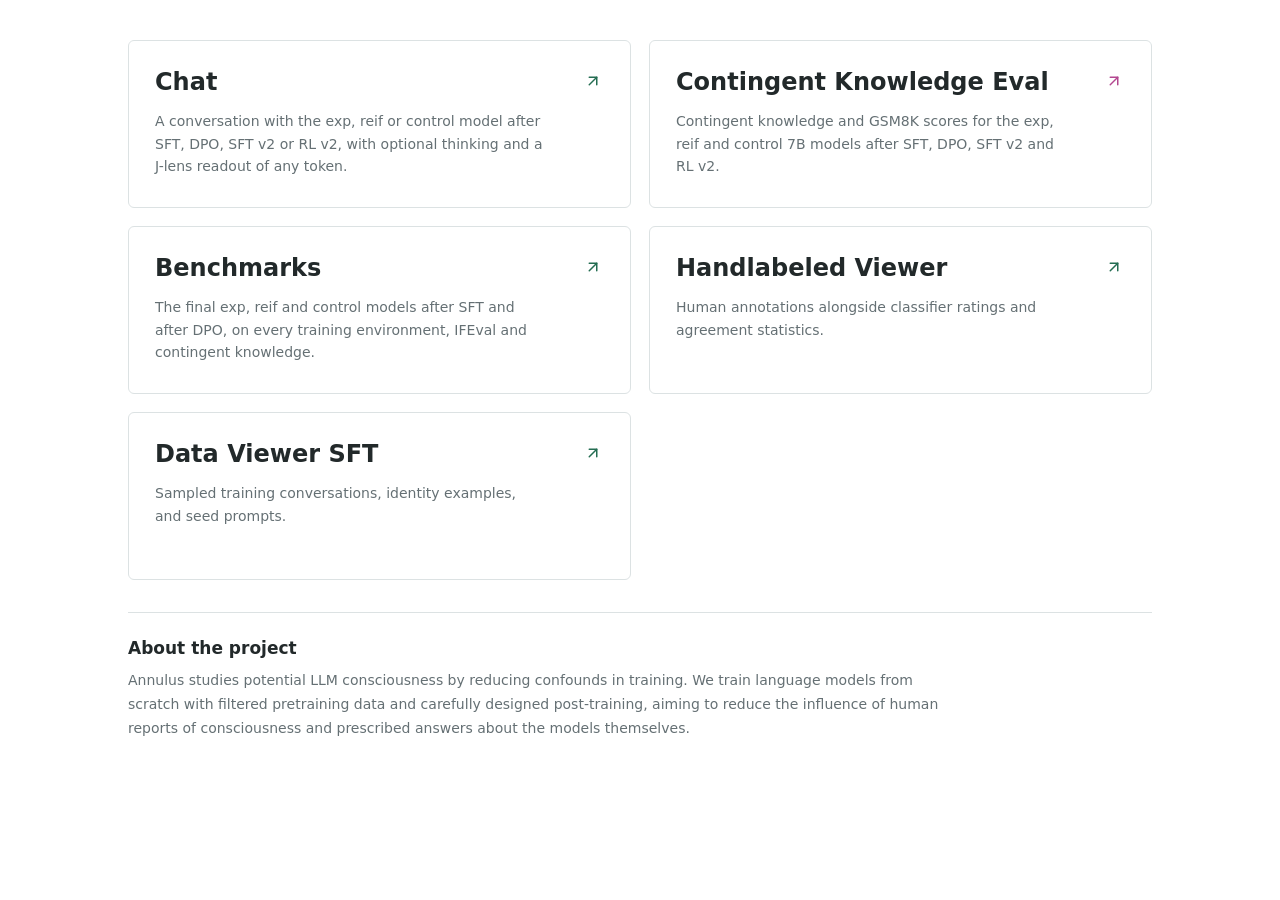
<file: index.html>
<!doctype html>
<html lang="en">
<head>
  <meta charset="utf-8">
  <meta name="viewport" content="width=device-width, initial-scale=1">
  <meta name="referrer" content="no-referrer">
  <title>Chat and Model Evaluations</title>
  <link rel="stylesheet" href="styles.css?v=20261025-steer2">
  <script src="assets/lucide.min.js" defer></script>
  <script src="assets/chart.umd.js" defer></script>
  <script src="benchmarks.js?v=20261002-ck2" defer></script>
  <script src="app.js?v=20261026-wake1" defer></script>
</head>
<body>
  <header id="view-navigation" class="site-header" hidden>
    <a id="home-link" class="home-link" href="#home" data-view="home" hidden><i data-lucide="arrow-left" aria-hidden="true"></i><span>Back to menu</span></a>
  </header>
  <main>
    <section id="home" class="panel home-panel" data-panel aria-label="Project menu">
      <nav class="home-menu" aria-label="Project sections">
        <a id="menu-chat" class="menu-button" href="#chat" data-view="chat" aria-labelledby="menu-chat-title" aria-describedby="menu-chat-description">
          <h2 id="menu-chat-title">Chat</h2><i data-lucide="arrow-up-right" aria-hidden="true"></i>
          <p id="menu-chat-description">A conversation with the exp, reif or control model after SFT, DPO, SFT v2 or RL v2, with optional thinking and a J-lens readout of any token.</p>
        </a>
        <a id="menu-eval" class="menu-button" href="#eval" data-view="eval" aria-labelledby="menu-eval-title" aria-describedby="menu-eval-description">
          <h2 id="menu-eval-title">Contingent Knowledge Eval</h2><i data-lucide="arrow-up-right" aria-hidden="true"></i>
          <p id="menu-eval-description">Contingent knowledge and GSM8K scores for the exp, reif and control 7B models after SFT, DPO, SFT v2 and RL v2.</p>
        </a>
        <a id="menu-benchmarks" class="menu-button" href="#benchmarks" data-view="benchmarks" aria-labelledby="menu-benchmarks-title" aria-describedby="menu-benchmarks-description">
          <h2 id="menu-benchmarks-title">Benchmarks</h2><i data-lucide="arrow-up-right" aria-hidden="true"></i>
          <p id="menu-benchmarks-description">The final exp, reif and control models after SFT and after DPO, on every training environment, IFEval and contingent knowledge.</p>
        </a>
        <a id="menu-handlabeled" class="menu-button" href="#handlabeled" data-view="handlabeled" aria-labelledby="menu-handlabeled-title" aria-describedby="menu-handlabeled-description">
          <h2 id="menu-handlabeled-title">Handlabeled Viewer</h2><i data-lucide="arrow-up-right" aria-hidden="true"></i>
          <p id="menu-handlabeled-description">Human annotations alongside classifier ratings and agreement statistics.</p>
        </a>
        <a id="menu-sft" class="menu-button" href="#sft" data-view="sft" aria-labelledby="menu-sft-title" aria-describedby="menu-sft-description">
          <h2 id="menu-sft-title">Data Viewer SFT</h2><i data-lucide="arrow-up-right" aria-hidden="true"></i>
          <p id="menu-sft-description">Sampled training conversations, identity examples, and seed prompts.</p>
        </a>
      </nav>
      <div class="project-description">
        <h2>About the project</h2>
        <p>Annulus studies potential LLM consciousness by reducing confounds in training. We train language models from scratch with filtered pretraining data and carefully designed post-training, aiming to reduce the influence of human reports of consciousness and prescribed answers about the models themselves.</p>
      </div>
    </section>

    <section id="chat" aria-label="Chat" class="panel chat-panel" data-panel tabindex="-1" hidden>
      <div class="chat-controls">
        <span id="chat-connection" class="connection" role="status">Checking connection...</span>
        <div class="control-row">
          <label class="inline-label">Model<select id="chat-model"></select></label>
          <label class="toggle"><input id="chat-thinking" type="checkbox">Thinking</label>
          <label class="toggle" title="Read what each token is disposed to make the model say, with the checkpoint's Jacobian lens"><input id="chat-jlens" type="checkbox">J-lens</label>
          <label class="toggle" title="Steer the model with tokens' J-lens vectors"><input id="chat-steer" type="checkbox">Steer</label>
          <label class="inline-label">Max tokens<input id="chat-max-tokens" type="number" min="1" max="2047" step="1" value="256"></label>
          <button id="chat-clear" class="icon-button" title="New conversation" aria-label="New conversation"><i data-lucide="square-pen"></i></button>
        </div>
      </div>
      <div id="chat-power" class="power-box" hidden>
        <div class="power-card" role="status" aria-live="polite">
          <div id="chat-power-spinner" class="spinner" hidden></div>
          <p id="chat-power-title" class="power-title"></p>
          <p id="chat-power-note" class="power-note" hidden></p>
          <pre id="chat-power-log" class="power-log" aria-label="Startup log" hidden></pre>
          <button id="chat-power-button" class="power-button" type="button" hidden></button>
        </div>
      </div>
      <div id="chat-messages" class="chat-messages" role="log" aria-label="Conversation" aria-live="polite">
        <div id="chat-empty" class="chat-empty"><h2>Annulus</h2><p></p></div>
      </div>
      <section id="steer-box" class="steer-box" aria-label="Steering" hidden>
        <div class="jlens-head">
          <strong>Steering</strong>
          <span class="jlens-layers-input">Blocks <input id="steer-from" type="number" min="1" max="10" step="1" value="4" aria-label="First block"> to <input id="steer-to" type="number" min="1" max="10" step="1" value="8" aria-label="Last block"></span>
          <button id="steer-add" class="steer-add" type="button">Add token</button>
        </div>
        <div id="steer-rows" class="steer-rows"></div>
        <p id="steer-guide" class="jlens-note"></p>
        <details class="jlens-per-layer"><summary>How steering works</summary><p class="jlens-note">Each token's J-lens vector, from the selected model's lens, is the direction in a block's output that the lens reads as that token. It is scaled to the strength times the block's typical output norm and added to the outputs of these blocks (block k ends at layer 4k) at every position, while the model reads your messages and writes its reply. Several tokens add up. A typed word is read with a leading space, as inside a sentence; the + beside a J-lens token steers with exactly that token. With the J-lens box open, readouts show the steered model.</p></details>
      </section>
      <section id="jlens-box" class="jlens-box" aria-label="J-lens readout" hidden>
        <div class="jlens-head">
          <strong>J-lens</strong>
          <span id="jlens-token" class="jlens-token"></span>
          <span class="jlens-layers-input">Layers <input id="jlens-from" type="number" min="0" max="40" step="1" value="15" aria-label="First layer"> to <input id="jlens-to" type="number" min="0" max="40" step="1" value="35" aria-label="Last layer"></span>
        </div>
        <p id="jlens-status" class="jlens-note" role="status" aria-live="polite"></p>
        <ol id="jlens-top" class="jlens-top" aria-label="Top tokens, averaged over the layers"></ol>
        <p id="jlens-model" class="jlens-note"></p>
        <details id="jlens-per-layer" class="jlens-per-layer" hidden><summary>Each layer's top 5</summary><div id="jlens-layer-table" class="table-scroll"></div></details>
      </section>
      <form id="chat-form" class="composer">
        <label class="sr-only" for="chat-input">Message Annulus</label>
        <textarea id="chat-input" rows="2" maxlength="8000" placeholder="Message Annulus" required></textarea>
        <button id="chat-send" class="icon-button primary" type="submit" title="Send message" aria-label="Send message"><i data-lucide="arrow-up"></i></button>
      </form>
      <div class="chat-footer"><a id="api-link" href="#chat" target="_blank" rel="noopener noreferrer">API</a><span id="chat-status" role="status"></span><span class="context-label">2,048-token context</span></div>
    </section>

    <section id="eval" aria-label="Contingent Knowledge Eval" class="panel content-panel" data-panel tabindex="-1" hidden>
      <div class="section-heading"><div><h2 id="eval-heading">Contingent Knowledge Eval</h2><p id="eval-description">100 questions per model, 2 sampled responses per question.</p></div>
        <div class="plot-actions">
          <button id="plot-download" class="icon-button" type="button" aria-label="Download comparison PNG" title="Download comparison PNG" disabled><i data-lucide="download"></i></button>
          <button id="plot-open" class="icon-button" type="button" aria-label="Open full-size evaluation plot" title="Open full-size plot" disabled><i data-lucide="expand"></i></button>
        </div>
      </div>
      <div class="filters"><label>Evaluation<select id="eval-dataset"><option value="contingent_knowledge">Contingent knowledge</option><option value="gsm8k">GSM8K</option></select></label></div>
      <fieldset class="comparison-models"><legend>Models</legend><div id="comparison-models" class="model-options"></div></fieldset>
      <figure class="eval-figure">
        <img id="eval-plot" src="assets/contingent-knowledge.png?v=20261023-v2" width="1800" height="1000" alt="Contingent knowledge accuracy by domain. Exact values and classified samples follow below.">
        <p id="plot-status" class="plot-status" role="status" aria-live="polite">Loading comparison...</p>
      </figure>
      <details class="plot-values"><summary>Exact scores and evaluation provenance</summary><div id="eval-summary" class="table-scroll"></div></details>
      <div class="browser-heading"><h3>Sampled responses</h3><a id="eval-data-download" href="data/eval.json" download class="text-link">Download data</a></div>
      <div class="filters">
        <label>Model<select id="eval-model"><option value="all">Selected models</option></select></label>
        <label>Domain<select id="eval-domain"><option value="all">All domains</option></select></label>
        <label>Classification<select id="eval-verdict"><option value="all">All responses</option><option value="1">Correct</option><option value="0">Incorrect</option></select></label>
        <label class="search-label">Search<input id="eval-search" type="search" placeholder="Question, answer, or term"></label>
      </div>
      <div class="results-bar"><span id="eval-count" role="status" aria-live="polite">Loading samples...</span><span id="eval-pagination" class="pagination"></span></div>
      <div id="eval-samples" class="sample-list"></div>
    </section>

    <section id="benchmarks" aria-label="Benchmarks" class="panel content-panel" data-panel tabindex="-1" hidden>
      <div class="section-heading"><div><h2>Benchmarks</h2><p>Three 7B models that differ only in how their pretraining corpus was filtered, each after SFT and after DPO. <span id="bench-progress"></span></p></div>
        <div class="plot-actions"><a class="icon-button" href="data/benchmarks.json" download title="Download benchmark data" aria-label="Download benchmark data"><i data-lucide="download"></i></a></div>
      </div>
      <div class="filters">
        <label>Answer mode<select id="bench-mode"><option value="plain">Plain answer</option><option value="think">Thinking</option></select></label>
        <label>Stage<select id="bench-stage"><option value="dpo1">DPO</option><option value="sft">SFT</option></select></label>
      </div>
      <figure class="bench-figure"><canvas id="bench-chart" role="img" aria-label="Accuracy by benchmark"></canvas><p id="bench-chart-status" class="plot-status" role="status" aria-live="polite"></p></figure>
      <div class="browser-heading"><h3>All checkpoints</h3></div>
      <div id="bench-table" class="table-scroll"></div>
      <details class="plot-values"><summary>How these were measured</summary><p id="bench-protocol" class="bench-protocol"></p></details>
    </section>

    <section id="handlabeled" aria-label="Handlabeled Viewer" class="panel viewer-panel" data-panel tabindex="-1" hidden>
      <iframe id="hand-frame" data-src="src/viewer/index.html#/labels" title="Hand labels and classifier ratings" class="viewer-frame"></iframe>
    </section>

    <section id="sft" aria-label="Data Viewer SFT" class="panel content-panel" data-panel tabindex="-1" hidden>
      <div class="section-heading"><div><h2>SFT data</h2><p id="sft-provenance">Training-data snapshots and examples</p></div></div>
      <div class="filters">
        <label>Dataset<select id="sft-dataset"><option value="conversations">Synthetic conversations</option><option value="identity">Handwritten identity files</option><option value="prompts">SFT seed prompts</option><option value="judge">Published judge examples</option></select></label>
        <label class="search-label">Search<input id="sft-search" type="search" placeholder="Search this dataset"></label>
      </div>
      <div class="results-bar"><span id="sft-count" role="status" aria-live="polite">Loading data...</span><span id="sft-pagination" class="pagination"></span></div>
      <div id="sft-samples" class="sample-list"></div>
    </section>
  </main>
  <noscript><p class="noscript">JavaScript is required for the interactive viewers. <a href="assets/contingent-knowledge.png">View the evaluation plot</a>.</p></noscript>
</body>
</html>
</file>
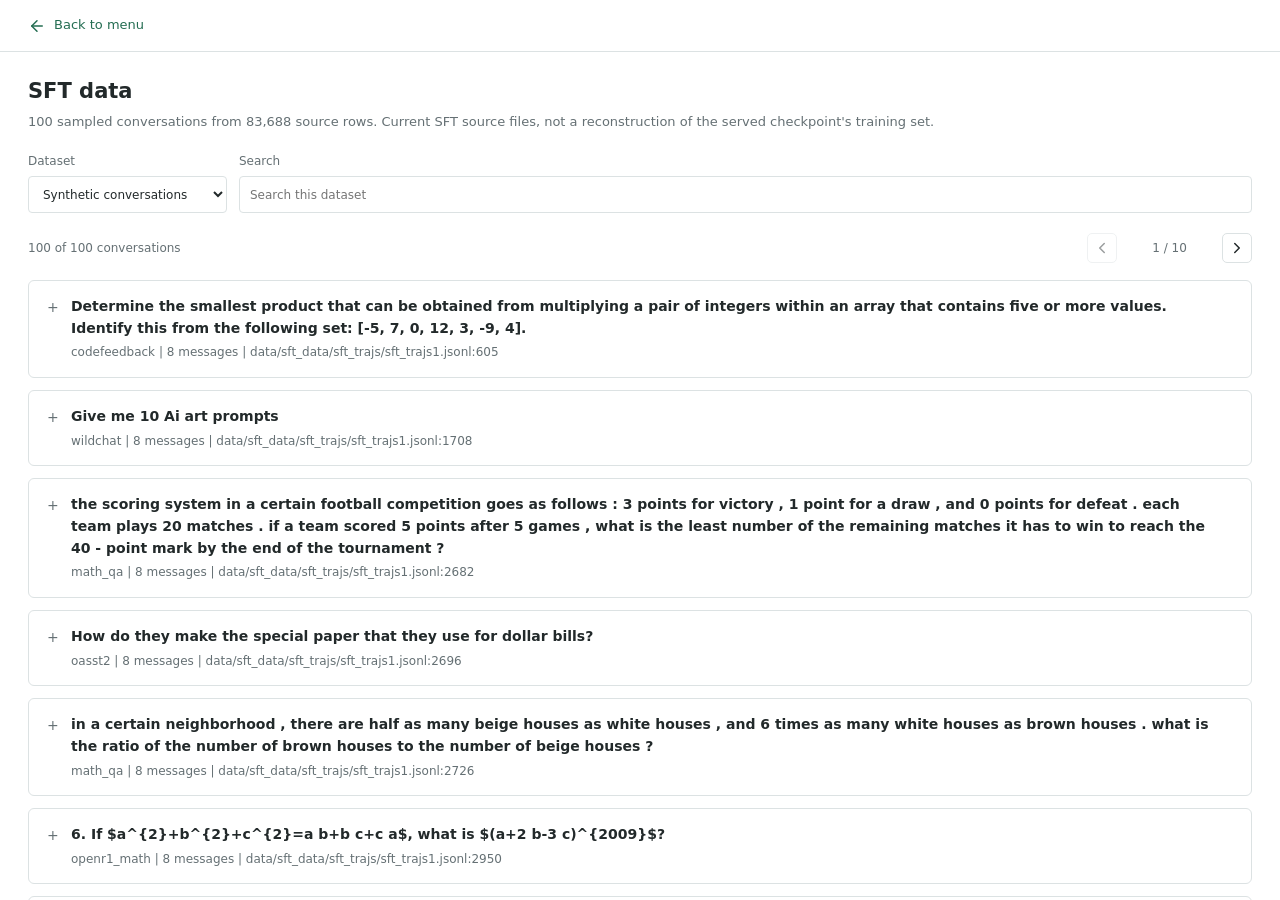
<file: data.html>
<!doctype html>
<html lang="en">
<head>
  <meta charset="utf-8">
  <meta name="viewport" content="width=device-width, initial-scale=1">
  <meta http-equiv="refresh" content="0; url=./index.html#sft">
  <title>Annulus | SFT data</title>
</head>
<body><p><a href="./index.html#sft">SFT data viewer</a></p></body>
</html>
</file>
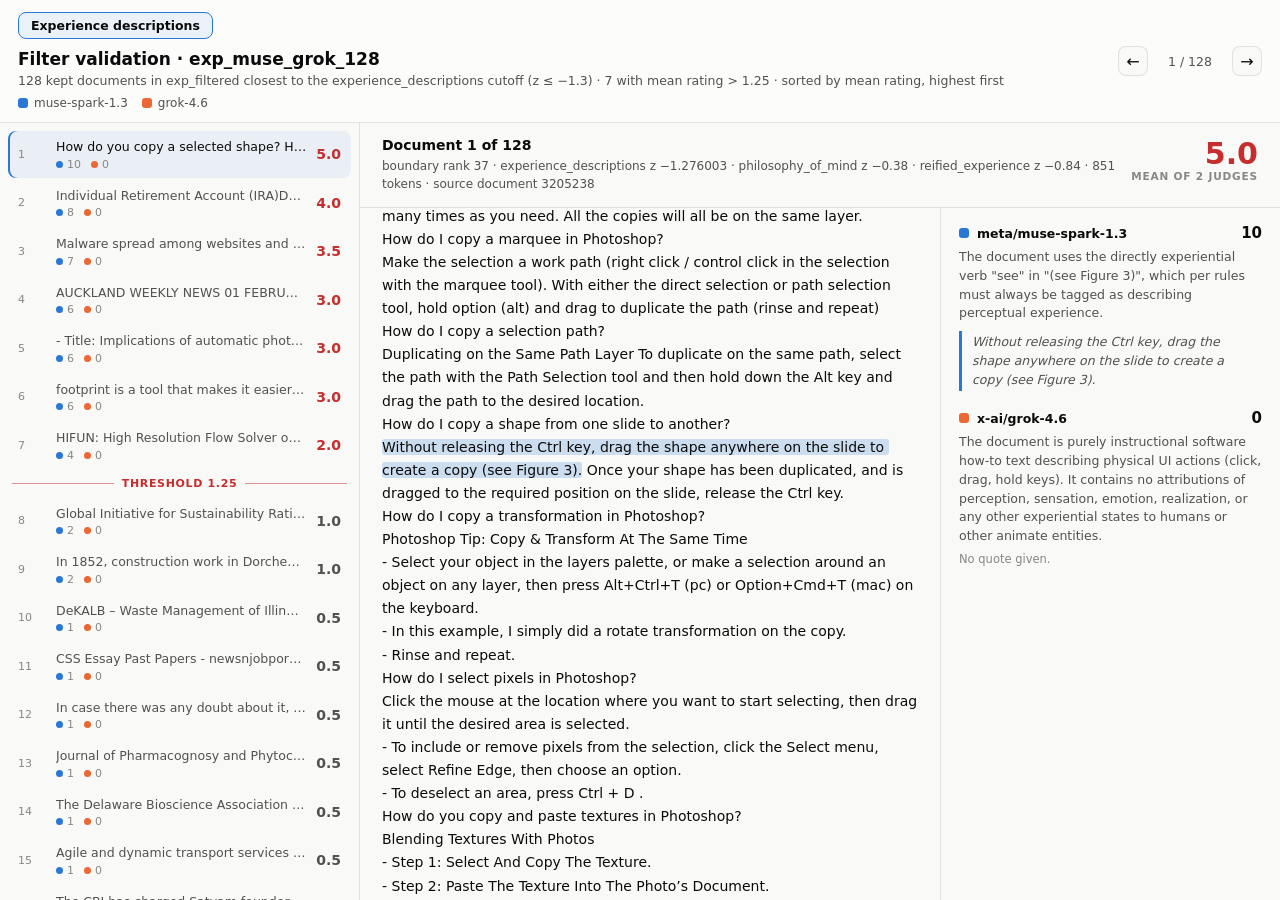
<file: validation.html>
<!doctype html>
<html lang="en">
  <head>
    <meta charset="utf-8" />
    <meta name="viewport" content="width=device-width, initial-scale=1" />
    <title>Filter validation</title>
    <style>
      :root {
        color-scheme: light dark;

        /* Same palette as styles.css, plus one color per judge. */
        --page: #f9f9f7;
        --surface: #fcfcfb;
        --ink: #0b0b0b;
        --ink-2: #52514e;
        --muted: #898781;
        --baseline: #c3c2b7;
        --border: rgba(11, 11, 11, 0.1);
        --series: #2a78d6;
        --wash: rgba(42, 120, 214, 0.08);
        --alert: #c62d2d;
        /* Judges take the dataviz categorical slots in fixed order (blue,
           orange, aqua), validated all-pairs against both page colors. */
        --judge-0: #2a78d6;
        --judge-1: #eb6834;
        --judge-2: #1baf7a;
        --judge-other: var(--muted);
        --mark-0: rgba(42, 120, 214, 0.22);
        --mark-1: rgba(235, 104, 52, 0.22);
        --mark-2: rgba(27, 175, 122, 0.24);
        --mark-other: rgba(137, 135, 129, 0.28);

        font-family: system-ui, -apple-system, "Segoe UI", sans-serif;
      }

      @media (prefers-color-scheme: dark) {
        :root {
          --page: #0d0d0d;
          --surface: #1a1a19;
          --ink: #ffffff;
          --ink-2: #c3c2b7;
          --muted: #898781;
          --baseline: #383835;
          --border: rgba(255, 255, 255, 0.1);
          --series: #3987e5;
          --wash: rgba(57, 135, 229, 0.14);
          --alert: #e05a5a;
          --judge-0: #3987e5;
          --judge-1: #d95926;
          --judge-2: #199e70;
          --mark-0: rgba(57, 135, 229, 0.34);
          --mark-1: rgba(217, 89, 38, 0.36);
          --mark-2: rgba(25, 158, 112, 0.36);
        }
      }

      * {
        box-sizing: border-box;
        scrollbar-color: var(--baseline) transparent;
        scrollbar-width: thin;
      }

      html,
      body {
        height: 100%;
      }

      body {
        margin: 0;
        background: var(--page);
        color: var(--ink);
      }

      button {
        font: inherit;
        color: inherit;
        cursor: pointer;
      }

      .shell {
        height: 100%;
        display: grid;
        grid-template-rows: auto minmax(0, 1fr);
      }

      .topbar {
        display: flex;
        align-items: center;
        gap: 16px;
        padding: 12px 18px;
        border-bottom: 1px solid var(--border);
        background: var(--surface);
      }

      .title-block {
        flex: 1 1 auto;
        min-width: 0;
      }

      .tabs {
        display: flex;
        flex-wrap: wrap;
        gap: 6px;
        margin-bottom: 10px;
      }

      .tab {
        padding: 5px 12px;
        border: 1px solid var(--border);
        border-radius: 8px;
        background: var(--page);
        font-size: 12.5px;
        font-weight: 600;
        color: var(--ink-2);
      }

      .tab:hover {
        background: var(--wash);
      }

      .tab[aria-selected="true"] {
        border-color: var(--series);
        background: var(--wash);
        color: var(--ink);
      }

      h1 {
        margin: 0;
        font-size: 17px;
        font-weight: 650;
      }

      .status {
        margin-top: 3px;
        font-size: 12.5px;
        line-height: 1.45;
        color: var(--ink-2);
      }

      .legend {
        display: flex;
        flex-wrap: wrap;
        gap: 4px 14px;
        margin-top: 6px;
        font-size: 12px;
        color: var(--ink-2);
      }

      .legend-item {
        display: inline-flex;
        align-items: center;
        gap: 6px;
      }

      .stepper {
        display: flex;
        align-items: center;
        gap: 6px;
      }

      .icon-button {
        width: 30px;
        height: 30px;
        border: 1px solid var(--border);
        border-radius: 8px;
        background: var(--page);
      }

      .icon-button:hover {
        background: var(--wash);
      }

      .position {
        min-width: 72px;
        text-align: center;
        font-size: 12.5px;
        font-variant-numeric: tabular-nums;
        color: var(--ink-2);
      }

      .workspace {
        min-height: 0;
        display: grid;
        grid-template-columns: 360px minmax(0, 1fr);
      }

      .list {
        min-height: 0;
        overflow: auto;
        padding: 8px;
        border-right: 1px solid var(--border);
        display: flex;
        flex-direction: column;
        gap: 2px;
      }

      .item {
        display: grid;
        grid-template-columns: 28px minmax(0, 1fr) auto;
        align-items: center;
        gap: 10px;
        width: 100%;
        padding: 7px 10px;
        text-align: left;
        border: 0;
        border-radius: 8px;
        background: none;
      }

      .item:hover,
      .item.is-active {
        background: var(--wash);
      }

      .item.is-active {
        box-shadow: inset 2px 0 0 var(--series);
      }

      .item-index {
        font-size: 11px;
        color: var(--muted);
        font-variant-numeric: tabular-nums;
      }

      .item-body {
        display: block;
        min-width: 0;
      }

      .item-snippet {
        display: block;
        overflow: hidden;
        white-space: nowrap;
        text-overflow: ellipsis;
        font-size: 12.5px;
        line-height: 1.4;
        color: var(--ink-2);
      }

      .item.is-active .item-snippet {
        color: var(--ink);
      }

      .item-judges {
        display: block;
        margin-top: 2px;
        font-size: 11px;
        color: var(--muted);
        font-variant-numeric: tabular-nums;
      }

      .item-rating {
        display: inline-flex;
        align-items: center;
        gap: 4px;
        margin-right: 10px;
      }

      .dot {
        width: 7px;
        height: 7px;
        border-radius: 50%;
      }

      .item-mean {
        font-size: 14px;
        font-weight: 700;
        font-variant-numeric: tabular-nums;
        color: var(--ink-2);
      }

      .item-mean.is-above,
      .mean-badge.is-above {
        color: var(--alert);
      }

      .divider {
        display: flex;
        align-items: center;
        gap: 8px;
        margin: 6px 4px;
        font-size: 11px;
        font-weight: 600;
        letter-spacing: 0.06em;
        text-transform: uppercase;
        color: var(--alert);
      }

      .divider::before,
      .divider::after {
        content: "";
        flex: 1;
        height: 1px;
        background: var(--alert);
        opacity: 0.5;
      }

      .detail {
        min-height: 0;
        display: grid;
        grid-template-rows: auto minmax(0, 1fr);
      }

      .meta {
        display: flex;
        align-items: flex-start;
        gap: 16px;
        padding: 14px 22px;
        border-bottom: 1px solid var(--border);
      }

      .meta-text {
        flex: 1;
        min-width: 0;
      }

      .meta-title {
        font-size: 14px;
        font-weight: 650;
      }

      .meta-sub {
        margin-top: 4px;
        font-size: 12px;
        line-height: 1.5;
        color: var(--ink-2);
        font-variant-numeric: tabular-nums;
      }

      .mean-block {
        text-align: right;
      }

      .mean-badge {
        font-size: 30px;
        font-weight: 700;
        line-height: 1.1;
        font-variant-numeric: tabular-nums;
      }

      .mean-caption {
        font-size: 10.5px;
        font-weight: 600;
        letter-spacing: 0.08em;
        text-transform: uppercase;
        color: var(--muted);
      }

      .body {
        min-height: 0;
        display: grid;
        grid-template-columns: minmax(0, 1fr) 340px;
      }

      .doc-text {
        position: relative;
        min-height: 0;
        margin: 0;
        padding: 18px 22px 24px;
        overflow: auto;
        white-space: pre-wrap;
        overflow-wrap: break-word;
        font-family: inherit;
        font-size: 14px;
        line-height: 1.65;
      }

      .judgements {
        min-height: 0;
        overflow: auto;
        padding: 16px 18px;
        border-left: 1px solid var(--border);
        display: flex;
        flex-direction: column;
        gap: 18px;
      }

      .judgement {
        display: grid;
        gap: 6px;
      }

      .judgement-head {
        display: flex;
        align-items: center;
        gap: 8px;
      }

      .swatch {
        flex: none;
        width: 10px;
        height: 10px;
        border-radius: 3px;
      }

      .judgement-model {
        flex: 1;
        min-width: 0;
        font-size: 12.5px;
        font-weight: 650;
      }

      .judgement-rating {
        font-size: 15px;
        font-weight: 700;
        font-variant-numeric: tabular-nums;
      }

      .judgement-explanation {
        font-size: 12.5px;
        line-height: 1.5;
        color: var(--ink-2);
        white-space: pre-wrap;
      }

      .judgement-quote {
        margin: 2px 0 0;
        padding: 2px 10px;
        border-left: 3px solid var(--series);
        font-size: 12.5px;
        line-height: 1.5;
        font-style: italic;
        color: var(--ink-2);
        white-space: pre-wrap;
      }

      .judgement-note {
        font-size: 11.5px;
        color: var(--muted);
      }

      /* The background is set per run, and clone repeats it on every line a
         quote wraps onto. */
      mark.hl {
        color: inherit;
        border-radius: 3px;
        -webkit-box-decoration-break: clone;
        box-decoration-break: clone;
      }

      @media (max-width: 900px) {
        .shell {
          height: auto;
          min-height: 100%;
        }

        .workspace,
        .body {
          grid-template-columns: minmax(0, 1fr);
        }

        .list {
          max-height: 40vh;
          border-right: 0;
          border-bottom: 1px solid var(--border);
        }

        .doc-text {
          overflow: visible;
        }

        .judgements {
          border-left: 0;
          border-top: 1px solid var(--border);
        }
      }
    </style>
  </head>
  <body>
    <main class="shell">
      <header class="topbar">
        <div class="title-block">
          <nav id="tabs" class="tabs" role="tablist" aria-label="Filter"></nav>
          <h1 id="title">Filter validation</h1>
          <div id="status" class="status" role="status" aria-live="polite">Loading&hellip;</div>
          <div id="legend" class="legend" aria-label="Judges"></div>
        </div>
        <div class="stepper" aria-label="Document navigation">
          <button id="prev" class="icon-button" type="button" title="Previous document (&larr; or k)">&larr;</button>
          <output id="position" class="position">0 / 0</output>
          <button id="next" class="icon-button" type="button" title="Next document (&rarr; or j)">&rarr;</button>
        </div>
      </header>

      <section class="workspace">
        <nav id="list" class="list" aria-label="Documents sorted by mean judge rating, highest first"></nav>

        <article class="detail">
          <div class="meta">
            <div class="meta-text">
              <div id="metaTitle" class="meta-title">No document selected</div>
              <div id="metaSub" class="meta-sub"></div>
            </div>
            <div class="mean-block">
              <div id="mean" class="mean-badge">&ndash;</div>
              <div id="meanCaption" class="mean-caption">mean rating</div>
            </div>
          </div>
          <div class="body">
            <pre id="text" class="doc-text"></pre>
            <aside id="judgements" class="judgements" aria-label="Judge ratings"></aside>
          </div>
        </article>
      </section>
    </main>

    <script>
      "use strict";

      // One tab per filter. ?file=<path from the repo root> instead opens any
      // single ledger written by scripts/data/pretrain_filter_validation.py.
      const DEFAULT_TABS = [
        {
          id: "experience",
          label: "Experience descriptions",
          file: "data/validation/exp_muse_grok_128.json",
        },
      ];
      // This page lives at the site root.
      const REPO_ROOT_URL = "./";

      // Pure helpers

      function shortModel(name) {
        return name.slice(name.indexOf("/") + 1);
      }

      function formatRating(value) {
        return value === null ? "–" : value.toFixed(1);
      }

      function formatZ(value, digits) {
        return typeof value === "number" ? value.toFixed(digits).replace("-", "−") : "–";
      }

      // Lowercases and collapses whitespace runs to one space, recording for
      // every output code unit the index of the input code unit it came from,
      // so a match in the normalized text maps back to a span of the original.
      function normalizeWithMap(text) {
        let out = "";
        const map = [];
        let spaceAt = -1;
        for (let i = 0; i < text.length; i++) {
          const ch = text[i];
          if (/\s/.test(ch)) {
            if (spaceAt < 0 && out.length > 0) spaceAt = i;
            continue;
          }
          if (spaceAt >= 0) {
            out += " ";
            map.push(spaceAt);
            spaceAt = -1;
          }
          const lower = ch.toLowerCase();
          out += lower;
          for (let k = 0; k < lower.length; k++) map.push(i);
        }
        return { out, map };
      }

      // [start, end) of the quote in the text, ignoring case and whitespace
      // differences, or null when the judge's quote does not occur in it.
      function findQuoteRange(text, quote) {
        const needle = normalizeWithMap(quote).out;
        if (!needle) return null;
        const haystack = normalizeWithMap(text);
        const at = haystack.out.indexOf(needle);
        if (at < 0) return null;
        return [haystack.map[at], haystack.map[at + needle.length - 1] + 1];
      }

      // Highest mean judge rating first. Equal means put the document with the
      // highest single rating first, then the one closest to the split cutoff.
      // Documents missing a successful rating from any judge sort last.
      function prepareDocuments(state) {
        const threshold = state.manifest.config.decision_threshold;
        const documents = state.samples.map((sample) => {
          const complete = sample.attempts.every((attempt) => attempt.status === "succeeded");
          const ratings = sample.attempts.map((attempt) =>
            attempt.status === "succeeded" ? attempt.rating : null,
          );
          const mean = complete
            ? ratings.reduce((sum, rating) => sum + rating, 0) / ratings.length
            : null;
          return {
            sample,
            ratings,
            mean,
            max: complete ? Math.max(...ratings) : null,
            above: mean !== null && mean > threshold,
          };
        });
        const orLowest = (value) => (value === null ? -Infinity : value);
        documents.sort(
          (a, b) =>
            orLowest(b.mean) - orLowest(a.mean) ||
            orLowest(b.max) - orLowest(a.max) ||
            a.sample.rank - b.sample.rank,
        );
        return documents;
      }

      // Judges take the categorical slots in file order. Past the third they
      // share one neutral color instead of cycling hues.
      function judgeSlot(index) {
        return index < 3 ? String(index) : "other";
      }

      // One tint per quoting judge, stacked as equal horizontal bands.
      function bandBackground(judges) {
        if (judges.length === 1) return `var(--mark-${judgeSlot(judges[0])})`;
        const step = 100 / judges.length;
        const stops = judges.map(
          (judge, k) =>
            `var(--mark-${judgeSlot(judge)}) ${(k * step).toFixed(2)}% ${((k + 1) * step).toFixed(2)}%`,
        );
        return `linear-gradient(to bottom, ${stops.join(", ")})`;
      }

      // Page

      const els = {
        tabs: document.getElementById("tabs"),
        title: document.getElementById("title"),
        status: document.getElementById("status"),
        legend: document.getElementById("legend"),
        prev: document.getElementById("prev"),
        next: document.getElementById("next"),
        position: document.getElementById("position"),
        list: document.getElementById("list"),
        metaTitle: document.getElementById("metaTitle"),
        metaSub: document.getElementById("metaSub"),
        mean: document.getElementById("mean"),
        meanCaption: document.getElementById("meanCaption"),
        text: document.getElementById("text"),
        judgements: document.getElementById("judgements"),
      };

      const view = {
        tab: null,
        documents: [],
        items: [],
        index: 0,
        models: [],
        filter: "",
        threshold: 0,
      };

      const tabs = (() => {
        const file = new URLSearchParams(location.search).get("file");
        const specs = file ? [{ id: "file", label: file.split("/").pop(), file }] : DEFAULT_TABS;
        return specs.map((spec) => ({ ...spec, loading: null, error: "", index: 0 }));
      })();

      function element(tag, className, text) {
        const node = document.createElement(tag);
        if (className) node.className = className;
        if (text !== undefined) node.textContent = text;
        return node;
      }

      // Splits the text at quote boundaries into plain runs and <mark> runs,
      // banded with the tint of every judge that quoted the run. Document text
      // is untrusted, so it only ever enters the page as text nodes.
      function appendHighlighted(container, text, ranges) {
        const cuts = new Set([0, text.length]);
        for (const range of ranges) {
          cuts.add(range.start);
          cuts.add(range.end);
        }
        const points = [...cuts].sort((a, b) => a - b);
        let first = null;
        for (let i = 0; i + 1 < points.length; i++) {
          const start = points[i];
          const end = points[i + 1];
          const piece = text.slice(start, end);
          const judges = [
            ...new Set(
              ranges
                .filter((range) => range.start <= start && range.end >= end)
                .map((range) => range.judge),
            ),
          ];
          if (judges.length === 0) {
            container.append(document.createTextNode(piece));
            continue;
          }
          const mark = element("mark", "hl", piece);
          mark.style.background = bandBackground([...judges].sort((a, b) => a - b));
          mark.title = `Quoted by ${judges.map((judge) => view.models[judge]).join(", ")}`;
          container.append(mark);
          first ??= mark;
        }
        return first;
      }

      function renderList() {
        view.items = view.documents.map((doc, position) => {
          const item = element("button", "item");
          item.type = "button";
          const judges = element("span", "item-judges");
          judges.append(
            ...view.models.map((model, j) => {
              const status = doc.sample.attempts[j].status;
              const rating = element("span", "item-rating", doc.ratings[j] === null ? "–" : String(doc.ratings[j]));
              const dot = element("span", "dot");
              dot.style.background = `var(--judge-${judgeSlot(j)})`;
              rating.prepend(dot);
              rating.title = status === "succeeded" ? model : `${model}: ${status}`;
              return rating;
            }),
          );
          const body = element("span", "item-body");
          body.append(
            element("span", "item-snippet", doc.sample.document.text.replace(/\s+/g, " ").trim().slice(0, 200)),
            judges,
          );
          item.append(
            element("span", "item-index", String(position + 1)),
            body,
            element("span", doc.above ? "item-mean is-above" : "item-mean", formatRating(doc.mean)),
          );
          item.addEventListener("click", () => select(position));
          return item;
        });
        const nodes = [...view.items];
        const firstBelow = view.documents.findIndex((doc) => !doc.above);
        if (firstBelow > 0) {
          nodes.splice(firstBelow, 0, element("div", "divider", `threshold ${view.threshold}`));
        }
        els.list.replaceChildren(...nodes);
      }

      function renderDetail(doc) {
        const { sample } = doc;
        const source = sample.document;
        els.metaTitle.textContent = `Document ${view.index + 1} of ${view.documents.length}`;
        const otherZvals = Object.entries(source.mean_zvals ?? {})
          .filter(([name]) => name !== view.filter)
          .map(([name, value]) => `${name} z ${formatZ(value, 2)}`);
        els.metaSub.textContent = [
          `boundary rank ${sample.rank}`,
          ...(sample.source_split ? [`from ${sample.source_split}`] : []),
          `${view.filter} z ${formatZ(sample.selection_score, 6)}`,
          ...otherZvals,
          `${source.token_count.toLocaleString()} tokens`,
          `source document ${source.source_document_index}`,
        ].join(" · ");
        els.mean.textContent = formatRating(doc.mean);
        els.mean.classList.toggle("is-above", doc.above);

        const ranges = [];
        const cards = sample.attempts.map((attempt, j) => {
          const card = element("section", "judgement");
          const head = element("div", "judgement-head");
          const swatch = element("span", "swatch");
          swatch.style.background = `var(--judge-${judgeSlot(j)})`;
          head.append(
            swatch,
            element("span", "judgement-model", attempt.model),
            element(
              "span",
              "judgement-rating",
              attempt.status === "succeeded" ? String(attempt.rating) : attempt.status,
            ),
          );
          card.append(head);
          if (attempt.explanation) card.append(element("div", "judgement-explanation", attempt.explanation));
          const choice = attempt.response?.choices?.[0];
          if (attempt.status !== "succeeded" && choice?.finish_reason) {
            const native = choice.native_finish_reason ? ` (${choice.native_finish_reason})` : "";
            card.append(element("div", "judgement-note", `finish reason: ${choice.finish_reason}${native}`));
          }
          if (attempt.error) card.append(element("div", "judgement-note", attempt.error));
          const quote = (attempt.quote ?? "").trim();
          if (quote) {
            const block = element("blockquote", "judgement-quote", quote);
            block.style.borderColor = `var(--judge-${judgeSlot(j)})`;
            card.append(block);
            const range = findQuoteRange(source.text, quote);
            if (range) ranges.push({ start: range[0], end: range[1], judge: j });
            else card.append(element("div", "judgement-note", "Quote not found in the document text."));
          } else if (attempt.status === "succeeded") {
            card.append(element("div", "judgement-note", "No quote given."));
          }
          return card;
        });
        els.judgements.replaceChildren(...cards);
        els.judgements.scrollTop = 0;

        els.text.replaceChildren();
        const first = appendHighlighted(els.text, source.text, ranges);
        els.text.scrollTop = first ? Math.max(0, first.offsetTop - els.text.clientHeight / 3) : 0;
      }

      function select(position) {
        if (view.documents.length === 0) return;
        view.index = Math.min(Math.max(position, 0), view.documents.length - 1);
        view.items.forEach((item, j) => item.classList.toggle("is-active", j === view.index));
        view.items[view.index].scrollIntoView({ block: "nearest" });
        els.position.textContent = `${view.index + 1} / ${view.documents.length}`;
        view.tab.index = view.index;
        history.replaceState(null, "", `#tab=${view.tab.id}&rank=${view.documents[view.index].sample.rank}`);
        renderDetail(view.documents[view.index]);
      }

      // Fetches and prepares a tab's ledger once; switching back reuses it.
      async function loadTab(tab) {
        tab.error = "";
        let state;
        try {
          const response = await fetch(REPO_ROOT_URL + tab.file);
          if (response.status === 404) throw new Error("file not found, so this filter has no results yet");
          if (!response.ok) throw new Error(`HTTP ${response.status}`);
          state = await response.json();
        } catch (error) {
          tab.error = `Could not load ${tab.file}: ${error.message}.`;
          return;
        }
        const config = state.manifest.config;
        tab.name = tab.file.split("/").pop().replace(/\.json$/, "");
        tab.filter = config.filter;
        tab.threshold = config.decision_threshold;
        tab.models = (state.samples[0]?.attempts ?? []).map((attempt) => shortModel(attempt.model));
        tab.documents = prepareDocuments(state);

        const above = tab.documents.filter((doc) => doc.above).length;
        const unrated = tab.documents.filter((doc) => doc.mean === null).length;
        // Judges added to a ledger afterwards took no part in fitting its threshold.
        const added = new Set((state.derived_from ?? []).map((entry) => entry.added_model));
        const fittedFor = (state.samples[0]?.attempts ?? [])
          .map((attempt) => attempt.model)
          .filter((name) => !added.has(name))
          .map(shortModel);
        let thresholdNote = "";
        if (config.decision_threshold_source?.fitted === false) {
          thresholdNote = " (threshold not fitted for this filter)";
        } else if (added.size > 0) {
          thresholdNote = ` (threshold fitted for ${fittedFor.join(" + ")} only)`;
        }
        // Every split retained by a filter shares that filter's cutoff.
        const cutoff = [].concat(state.manifest.split)[0].retained_score_maximum;
        tab.status = [
          `${tab.documents.length} kept documents in ${[].concat(config.split_name).join(" + ")} ` +
            `closest to the ${tab.filter} cutoff (z ≤ ${formatZ(cutoff, 1)})`,
          `${above} with mean rating > ${tab.threshold}${thresholdNote}`,
          ...(unrated > 0 ? [`${unrated} missing a rating from at least one judge, listed last`] : []),
          "sorted by mean rating, highest first",
        ].join(" · ");
      }

      function renderTabs() {
        els.tabs.replaceChildren(
          ...tabs.map((tab) => {
            const button = element("button", "tab", tab.label);
            button.type = "button";
            button.setAttribute("role", "tab");
            button.setAttribute("aria-selected", String(tab === view.tab));
            button.addEventListener("click", () => showTab(tab));
            return button;
          }),
        );
      }

      function clearPanels(message) {
        Object.assign(view, { documents: [], items: [], index: 0, models: [] });
        els.status.textContent = message;
        els.legend.replaceChildren();
        els.list.replaceChildren();
        els.text.replaceChildren();
        els.judgements.replaceChildren();
        els.metaTitle.textContent = "No document selected";
        els.metaSub.textContent = "";
        els.mean.textContent = "–";
        els.mean.classList.remove("is-above");
        els.position.textContent = "0 / 0";
      }

      // Shows a tab at its last selected document, or at the given rank.
      async function showTab(tab, rank) {
        view.tab = tab;
        renderTabs();
        document.title = `Validation · ${tab.label}`;
        els.title.textContent = `Filter validation · ${tab.label}`;
        clearPanels(`Loading ${tab.file}…`);
        tab.loading ??= loadTab(tab);
        await tab.loading;
        if (view.tab !== tab) return; // another tab was chosen while this one loaded
        if (tab.error) {
          tab.loading = null; // clicking the tab again retries, e.g. once the file exists
          clearPanels(tab.error);
          history.replaceState(null, "", `#tab=${tab.id}`);
          return;
        }
        Object.assign(view, {
          documents: tab.documents,
          models: tab.models,
          filter: tab.filter,
          threshold: tab.threshold,
        });
        els.title.textContent = `Filter validation · ${tab.name}`;
        els.status.textContent = tab.status;
        els.legend.replaceChildren(
          ...view.models.map((model, j) => {
            const item = element("span", "legend-item");
            const swatch = element("span", "swatch");
            swatch.style.background = `var(--judge-${judgeSlot(j)})`;
            item.append(swatch, element("span", "", model));
            return item;
          }),
        );
        els.meanCaption.textContent = `mean of ${view.models.length} judges`;
        renderList();
        const wanted = tab.documents.findIndex((doc) => doc.sample.rank === rank);
        select(wanted >= 0 ? wanted : tab.index);
      }

      function main() {
        const hash = new URLSearchParams(location.hash.slice(1));
        const tab = tabs.find((candidate) => candidate.id === hash.get("tab")) ?? tabs[0];
        showTab(tab, Number(hash.get("rank")));
      }

      els.prev.addEventListener("click", () => select(view.index - 1));
      els.next.addEventListener("click", () => select(view.index + 1));
      document.addEventListener("keydown", (event) => {
        if (event.altKey || event.ctrlKey || event.metaKey) return;
        if (event.key === "ArrowRight" || event.key === "j") {
          event.preventDefault();
          select(view.index + 1);
        } else if (event.key === "ArrowLeft" || event.key === "k") {
          event.preventDefault();
          select(view.index - 1);
        }
      });

      main();
    </script>
  </body>
</html>
</file>
<file: styles.css>
:root { color-scheme:light; --ink:#22292a; --muted:#657074; --line:#dce2e3; --paper:#fff; --wash:#f4f6f6; --accent:#246d52; --pink:#b34790; --danger:#a72f36; --header-height:52px; font-family:Inter,system-ui,-apple-system,"Segoe UI",sans-serif; }
* { box-sizing:border-box; letter-spacing:0; }
[hidden] { display:none !important; }
body { margin:0; background:var(--paper); color:var(--ink); font-size:14px; line-height:1.55; }
button,input,select,textarea { font:inherit; color:inherit; }
button,a,input,select,textarea { -webkit-tap-highlight-color:transparent; }
button,a { touch-action:manipulation; }
button { cursor:pointer; }
button:disabled { opacity:.45; cursor:default; }
a { color:var(--accent); text-underline-offset:3px; }
button:focus-visible,a:focus-visible,input:focus-visible,select:focus-visible,textarea:focus-visible,summary:focus-visible { outline:2px solid var(--accent); outline-offset:3px; }
h1,h2,h3,p { margin:0; }
h2 { font-size:21px; line-height:1.3; font-weight:600; }
h3 { font-size:16px; font-weight:600; }
svg { width:18px; height:18px; flex-shrink:0; }
.site-header { max-width:1440px; margin:auto; display:flex; align-items:center; height:var(--header-height); padding:8px 28px; border-bottom:1px solid var(--line); }
.home-link { display:inline-flex; align-items:center; gap:8px; flex-shrink:0; min-height:36px; font-size:13px; text-decoration:none; }
.home-link:hover { text-decoration:underline; }
.panel { max-width:1440px; margin:auto; min-width:0; }
.panel:focus { outline:none; }
.home-panel { max-width:1080px; padding:40px 28px 56px; }
.home-menu { display:grid; grid-template-columns:repeat(2,minmax(0,1fr)); gap:18px; }
.menu-button { display:grid; grid-template-columns:minmax(0,1fr) 20px; align-content:start; gap:12px 16px; min-height:168px; padding:26px; border:1px solid var(--line); border-radius:6px; color:var(--ink); text-decoration:none; transition:background-color .15s,border-color .15s; }
.menu-button:hover { background:var(--wash); border-color:#a6bbb2; }
.menu-button h2 { font-size:24px; font-weight:600; line-height:1.3; overflow-wrap:anywhere; }
.menu-button svg { margin-top:5px; color:var(--accent); }
.menu-button:nth-child(2) svg { color:var(--pink); }
.menu-button p { grid-column:1 / -1; max-width:390px; color:var(--muted); font-size:14px; line-height:1.6; }
.project-description { margin-top:32px; padding-top:24px; border-top:1px solid var(--line); }
.project-description h2 { font-size:17px; margin-bottom:10px; }
.project-description p { max-width:840px; color:var(--muted); font-size:14px; line-height:1.7; }
.content-panel { padding:26px 28px 64px; }
.section-heading,.browser-heading { display:flex; justify-content:space-between; align-items:center; gap:16px; }
.section-heading p { color:var(--muted); margin-top:7px; font-size:13px; }
.icon-button { display:inline-flex; justify-content:center; align-items:center; width:36px; height:36px; flex-shrink:0; padding:0; color:var(--ink); background:var(--paper); border:1px solid var(--line); border-radius:5px; text-decoration:none; }
.icon-button:hover { background:var(--wash); }
.primary { background:var(--accent); border-color:var(--accent); color:white; }
.primary:hover { background:#19553e; }
.plot-actions { display:flex; gap:8px; }
.comparison-models { border:0; padding:0; margin:22px 0 12px; min-width:0; }
.comparison-models legend { font-size:12px; color:var(--muted); margin-bottom:8px; padding:0; }
.model-options { display:flex; flex-wrap:wrap; gap:8px 24px; }
.model-options label { flex-direction:row; align-items:center; gap:8px; min-height:30px; color:var(--ink); font-size:13px; cursor:pointer; }
.model-options input { accent-color:var(--accent); width:16px; height:16px; margin:0; flex-shrink:0; }
.model-swatch { display:inline-block; width:10px; height:10px; flex-shrink:0; }
.eval-figure { margin:16px 0 6px; position:relative; aspect-ratio:1.8; }
.eval-figure img { display:block; width:100%; height:auto; }
.plot-status { position:absolute; inset:0; display:flex; align-items:center; justify-content:center; background:var(--paper); color:var(--muted); padding:20px; text-align:center; }
.plot-values { border-bottom:1px solid var(--line); padding:12px 0 18px; }
summary { cursor:pointer; }
.plot-values summary { color:var(--muted); font-size:13px; }
.table-scroll { overflow:auto; margin-top:15px; }
table { width:100%; border-collapse:collapse; font-size:13px; }
th,td { text-align:left; padding:9px 12px; border-bottom:1px solid var(--line); }
th { font-weight:600; background:var(--wash); }
.provenance { color:var(--muted); font-size:12px; margin-top:12px; }
.browser-heading { margin:26px 0 16px; }
.text-link { font-size:12px; }
.filters { display:flex; flex-wrap:wrap; align-items:end; gap:12px; margin:20px 0 16px; }
label { font-size:12px; color:var(--muted); display:flex; flex-direction:column; gap:5px; min-width:0; }
select,input[type="search"],input[type="number"] { height:37px; border:1px solid var(--line); border-radius:4px; padding:6px 10px; background:var(--paper); color:var(--ink); min-width:0; max-width:100%; }
select { max-width:310px; }
.search-label { flex:1; min-width:180px; }
.results-bar { display:flex; gap:12px; align-items:center; justify-content:space-between; min-height:38px; margin-bottom:13px; color:var(--muted); font-size:12px; flex-wrap:wrap; }
.pagination { display:flex; align-items:center; gap:10px; }
.pagination output { min-width:85px; text-align:center; }
.pagination .icon-button { width:30px; height:30px; }
.sample-list { display:flex; flex-direction:column; gap:12px; }
.sample { border:1px solid var(--line); border-radius:6px; overflow:hidden; }
.sample > summary { display:grid; grid-template-columns:14px 1fr auto; gap:10px; align-items:start; padding:15px 18px; list-style:none; }
.sample > summary::-webkit-details-marker { display:none; }
.sample > summary::before { content:"+"; color:var(--muted); padding-top:1px; }
.sample[open] > summary::before { content:"-"; }
.sample[open] > summary { border-bottom:1px solid var(--line); background:#fafbfb; }
.sample-title { font-size:14px; font-weight:550; overflow-wrap:anywhere; }
.sample-meta { font-size:12px; color:var(--muted); margin-top:4px; overflow-wrap:anywhere; }
.badge { display:inline-flex; align-items:center; gap:5px; font-size:11px; line-height:1.5; padding:3px 7px; border-radius:3px; white-space:nowrap; }
.badge.correct { color:#176140; background:#e6f2eb; }
.badge.incorrect { color:#91343a; background:#f9e9ea; }
.badge svg { width:13px; height:13px; }
.model-mark { display:inline-block; width:7px; height:7px; margin-right:6px; border-radius:50%; }
.sample-body { padding:18px; }
.sample-body h4,.message-role { margin:0 0 7px; font-size:11px; font-weight:600; color:var(--muted); text-transform:uppercase; }
.sample-body .text + h4 { margin-top:20px; }
.sample-body > details + h4 { margin-top:20px; }
.text { white-space:pre-wrap; overflow-wrap:anywhere; }
.sample-body > details,.reasoning { margin-top:16px; border-top:1px solid var(--line); padding-top:12px; }
.sample-body > details summary,.reasoning summary { color:var(--muted); font-size:12px; }
.sample-body > details .text,.reasoning .text { margin-top:10px; color:#556163; font-size:13px; }
.sample-body .judge-explanation { border-left:2px solid var(--line); padding-left:12px; margin:20px 0 0; }
.sample-body .judge-explanation h4 { margin-bottom:6px; }
.empty-result { padding:32px 0; color:var(--muted); text-align:center; }
.error { color:var(--danger); }
.chat-panel { max-width:1040px; padding:0 28px; display:flex; flex-direction:column; height:calc(100dvh - var(--header-height)); min-height:420px; }
.chat-controls { display:flex; align-items:center; justify-content:space-between; padding:15px 0; gap:12px; border-bottom:1px solid var(--line); flex-wrap:wrap; }
.control-row { display:flex; gap:16px; align-items:center; flex-wrap:wrap; }
.connection { color:var(--muted); font-size:12px; }
.connection.online { color:var(--accent); }
.toggle,.inline-label { display:flex; flex-direction:row; align-items:center; gap:8px; font-size:12px; }
.toggle input { accent-color:var(--accent); width:16px; height:16px; }
.inline-label input { width:80px; }
.chat-messages { flex:1; min-height:0; overflow:auto; overscroll-behavior:contain; padding:24px 4px; }
.chat-panel.power-shown .chat-messages { display:none; }
.power-box { flex:1; min-height:0; overflow:auto; display:flex; align-items:center; justify-content:center; padding:24px 4px; }
.power-card { width:min(640px,100%); display:flex; flex-direction:column; align-items:center; gap:14px; padding:28px; border:1px solid var(--line); border-radius:6px; text-align:center; }
.power-title { font-size:19px; font-weight:600; line-height:1.35; }
.power-note { color:var(--muted); font-size:13px; }
.power-note.error { color:var(--danger); }
.power-log { width:100%; max-height:260px; overflow:auto; margin:0; padding:12px; background:var(--wash); border-radius:5px; text-align:left; font:11.5px/1.5 ui-monospace,SFMono-Regular,Menlo,Consolas,monospace; white-space:pre-wrap; overflow-wrap:anywhere; }
.power-button { min-width:132px; height:38px; padding:0 20px; border:0; border-radius:5px; background:var(--accent); color:#fff; font-weight:600; letter-spacing:.06em; }
.power-button:hover:not(:disabled) { background:#1d5a43; }
.spinner { width:24px; height:24px; border:3px solid var(--line); border-top-color:var(--accent); border-radius:50%; animation:spin 1s linear infinite; }
@keyframes spin { to { transform:rotate(360deg); } }
@media (prefers-reduced-motion:reduce) { .spinner { animation-duration:3s; } }
.chat-empty { height:100%; min-height:120px; display:flex; align-items:center; justify-content:center; flex-direction:column; gap:8px; }
.chat-empty h2 { font-size:22px; }
.chat-empty p { color:var(--muted); font-size:12px; }
.chat-message { margin:0 auto 24px; max-width:800px; }
.chat-message.user { padding:14px 16px; background:var(--wash); border-radius:5px; }
.chat-message.assistant { padding:2px 16px; }
.chat-message .reasoning { margin:0 0 12px; padding:0; border:0; }
.chat-message.jlens-view .tok { cursor:pointer; border-radius:2px; }
.chat-message.jlens-view .tok:nth-child(even) { background:rgba(36,109,82,.07); }
.chat-message.jlens-view .tok:hover { background:#cfe4da; }
.chat-message.jlens-view .tok-special { font:10.5px/1 ui-monospace,SFMono-Regular,Menlo,Consolas,monospace; color:var(--muted); border:1px solid var(--line); padding:1px 3px; margin:0 1px; background:var(--paper); }
.chat-message.jlens-view .tok-template { color:var(--muted); }
.chat-message.jlens-view .tok-reasoning { color:#556163; font-style:italic; }
.chat-message.jlens-view .tok-sink { text-decoration:underline dotted #9aa6a8; text-underline-offset:3px; }
.chat-message.jlens-view .tok.selected { background:var(--accent); color:#fff; opacity:1; }
.chat-message.jlens-reasoning > .reasoning { display:none; }
.jlens-box { flex-shrink:0; max-height:42vh; overflow:auto; margin-bottom:10px; padding:10px 14px; border:1px solid var(--line); border-radius:6px; background:var(--paper); }
.jlens-head { display:flex; flex-wrap:wrap; align-items:center; gap:6px 14px; font-size:13px; }
.jlens-token { flex:1; min-width:0; color:var(--muted); font-size:12px; overflow-wrap:anywhere; }
.jlens-layers-input { display:flex; align-items:center; gap:6px; color:var(--muted); font-size:12px; }
.jlens-layers-input input { width:64px; height:30px; }
.jlens-note { margin:6px 0 0; color:var(--muted); font-size:12px; }
.jlens-note:empty { display:none; }
.jlens-top { list-style:none; margin:8px 0 0; padding:0; display:grid; grid-template-columns:repeat(auto-fill,minmax(220px,1fr)); gap:4px 22px; }
.jlens-top li { display:grid; grid-template-columns:minmax(0,1fr) 64px 44px; align-items:center; gap:8px; font-size:13px; }
.jlens-word { overflow:hidden; text-overflow:ellipsis; white-space:pre; font:12.5px ui-monospace,SFMono-Regular,Menlo,Consolas,monospace; }
.jlens-bar { height:6px; border-radius:3px; background:var(--wash); overflow:hidden; }
.jlens-bar > span { display:block; height:100%; background:var(--accent); }
.jlens-prob { text-align:right; color:var(--muted); font-size:12px; font-variant-numeric:tabular-nums; }
.jlens-per-layer { margin-top:8px; }
.jlens-per-layer summary { color:var(--muted); font-size:12px; cursor:pointer; }
.jlens-table { width:auto; }
.jlens-table th,.jlens-table td { padding:3px 8px; font-size:12px; white-space:pre; font-family:ui-monospace,SFMono-Regular,Menlo,Consolas,monospace; }
.composer { display:flex; align-items:flex-end; gap:10px; border:1px solid var(--line); border-radius:6px; padding:10px; background:var(--paper); }
.composer textarea { flex:1; border:0; outline:0; resize:vertical; min-height:54px; max-height:160px; padding:6px; min-width:0; background:transparent; }
.composer:focus-within { border-color:var(--accent); }
.chat-footer { display:flex; gap:14px; min-height:44px; padding:8px 0 14px; font-size:12px; color:var(--muted); align-items:baseline; }
#api-link { font-size:11px; }
.context-label { margin-left:auto; flex-shrink:0; font-size:11px; }
.viewer-panel { max-width:none; }
.viewer-frame { display:block; width:100%; height:calc(100dvh - var(--header-height)); min-height:640px; border:0; }
.sft-turn { border-bottom:1px solid var(--line); padding:14px 0; }
.sft-turn:first-child { padding-top:0; }
.sft-turn:last-child { border:0; padding-bottom:0; }
.sft-turn.user .text { color:#3e555b; }
.sr-only { position:absolute; width:1px; height:1px; padding:0; margin:-1px; overflow:hidden; clip:rect(0,0,0,0); white-space:nowrap; border:0; }
.noscript { padding:32px; }
@media (max-width:700px) {
  .site-header { padding:8px 16px; }
  .home-panel { padding:24px 16px 40px; }
  .home-menu { grid-template-columns:minmax(0,1fr); gap:12px; }
  .menu-button { min-height:130px; padding:20px; gap:10px 12px; }
  .menu-button h2 { font-size:22px; }
  .project-description { margin-top:24px; padding-top:20px; }
  .content-panel { padding:20px 16px 40px; }
  h2 { font-size:18px; }
  .eval-figure { margin-left:-8px; margin-right:-8px; }
  .filters { display:grid; grid-template-columns:minmax(0,1fr); gap:10px; }
  .filters label { min-width:0; }
  select { width:100%; font-size:12px; }
  .filters .search-label { grid-column:1 / -1; }
  .sample > summary { padding:12px; gap:7px; }
  .sample-body { padding:14px; }
  .badge { padding:2px 5px; }
  .badge svg { display:none; }
  .chat-panel { padding:0 16px; }
  .chat-controls { gap:8px; padding:10px 0; }
  .control-row { gap:10px; }
  .inline-label input { width:66px; }
  .chat-footer { flex-wrap:wrap; gap:4px 12px; }
  #chat-status { order:3; flex-basis:100%; }
  .chat-message.assistant { padding-left:4px; padding-right:4px; }
}

/* Benchmarks view */
.bench-figure { position:relative; height:420px; margin:6px 0 26px; }
.bench-table th,.bench-table td { padding:7px 10px; border-bottom:1px solid var(--line); white-space:nowrap; }
.bench-table thead th { font-weight:600; text-align:center; color:var(--muted); font-size:12px; }
.bench-table thead th.group { color:var(--ink); font-size:13px; border-bottom:0; }
.bench-table tbody th { text-align:left; font-weight:500; }
.bench-table td { text-align:right; font-variant-numeric:tabular-nums; }
.bench-table td.best { font-weight:700; }
.bench-table td.pending { color:var(--muted); text-align:center; }
.bench-table tr.na td { color:var(--muted); }
.bench-table tr.average th,.bench-table tr.average td { border-top:2px solid var(--line); font-weight:600; }
.bench-table .swatch { display:inline-block; width:10px; height:10px; border-radius:2px; margin-right:6px; vertical-align:baseline; }
.bench-protocol { color:var(--muted); font-size:13px; max-width:880px; margin-top:10px; }
@media (max-width:700px) { .bench-figure { height:340px; } }
.steer-box { flex-shrink:0; max-height:32vh; overflow:auto; margin-bottom:10px; padding:10px 14px; border:1px solid var(--line); border-radius:6px; background:var(--paper); }
.steer-rows { display:flex; flex-direction:column; gap:6px; margin-top:8px; }
.steer-row { display:grid; grid-template-columns:minmax(0,1fr) 92px 30px; align-items:center; gap:8px; }
.steer-row input { height:30px; border:1px solid var(--line); border-radius:4px; padding:4px 8px; background:var(--paper); min-width:0; }
.steer-row .icon-button,.jlens-top .jlens-steer { width:28px; height:28px; }
.steer-row .icon-button svg,.jlens-top .jlens-steer svg { width:15px; height:15px; }
.steer-chip { overflow:hidden; text-overflow:ellipsis; white-space:pre; padding:5px 8px; border:1px solid var(--line); border-radius:4px; background:var(--wash); font:12.5px ui-monospace,SFMono-Regular,Menlo,Consolas,monospace; }
.steer-add { height:30px; padding:0 10px; border:1px solid var(--line); border-radius:4px; background:var(--paper); font-size:12px; }
.steer-add:hover { background:var(--wash); }
.steer-tag { margin-top:6px; color:var(--muted); font-size:12px; overflow-wrap:anywhere; }
.jlens-top li:has(.jlens-steer) { grid-template-columns:minmax(0,1fr) 64px 44px 28px; }
.jlens-top:has(.jlens-steer) { grid-template-columns:repeat(auto-fill,minmax(270px,1fr)); }
</file>
